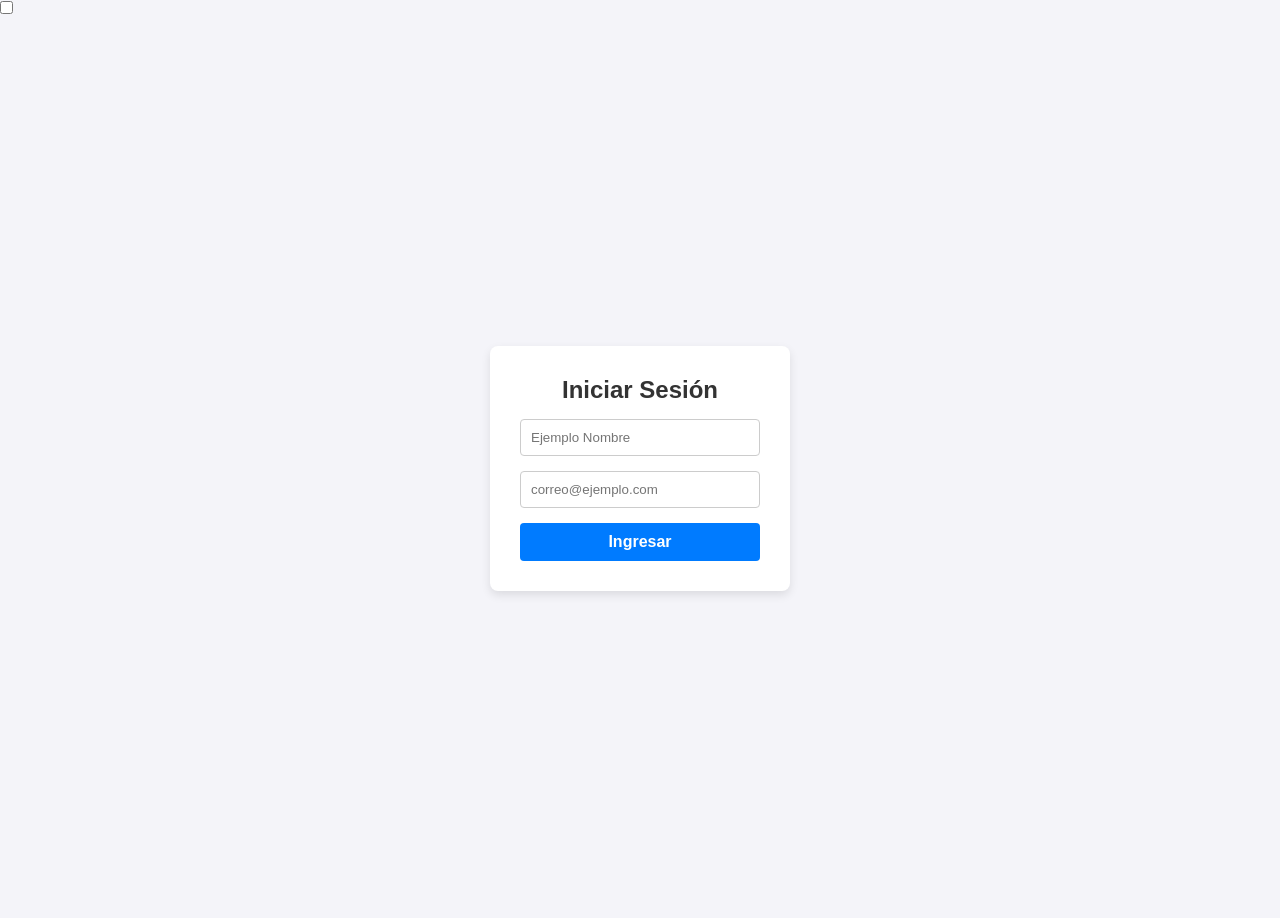
<file: index.html>
<!doctype html>
<html lang="en">
  <head>
    <meta charset="UTF-8" />
    <link rel="stylesheet" href="style.css" />
    <title>Pagina principal</title>
  </head>
  <body>
    <input type="checkbox" id="auth-toggle" />
    <input type="checkbox" id="toggle-login" />

    <!-- VENTANA 1: LOGIN -->
    <div class="login-container">
      <div class="login-box">
        <h2>Iniciar Sesión</h2>
        <input type="text" placeholder="Ejemplo Nombre" />
        <input type="email" placeholder="correo@ejemplo.com" />
        <label for="toggle-login" class="btn-ingresar">Ingresar</label>
      </div>
    </div>

    <!-- VENTANA 2: MENÚ Y CONTENIDO -->
    <div class="main-container">
      <!-- Menú flotante -->
      <nav class="menu-flotante">
        <a href="page01/page01.html" target="visor">Page 01</a>
        <a href="page02/page02.html" target="visor">Page 02</a>
        <a href="page03/page03.html" target="visor">Page 03</a>
      </nav>

      <!-- Área donde se abrirán las páginas -->
      <iframe name="visor" class="contenido-iframe" src="page01/page01.html"></iframe>
    </div>
  </body>
</html>
</file>
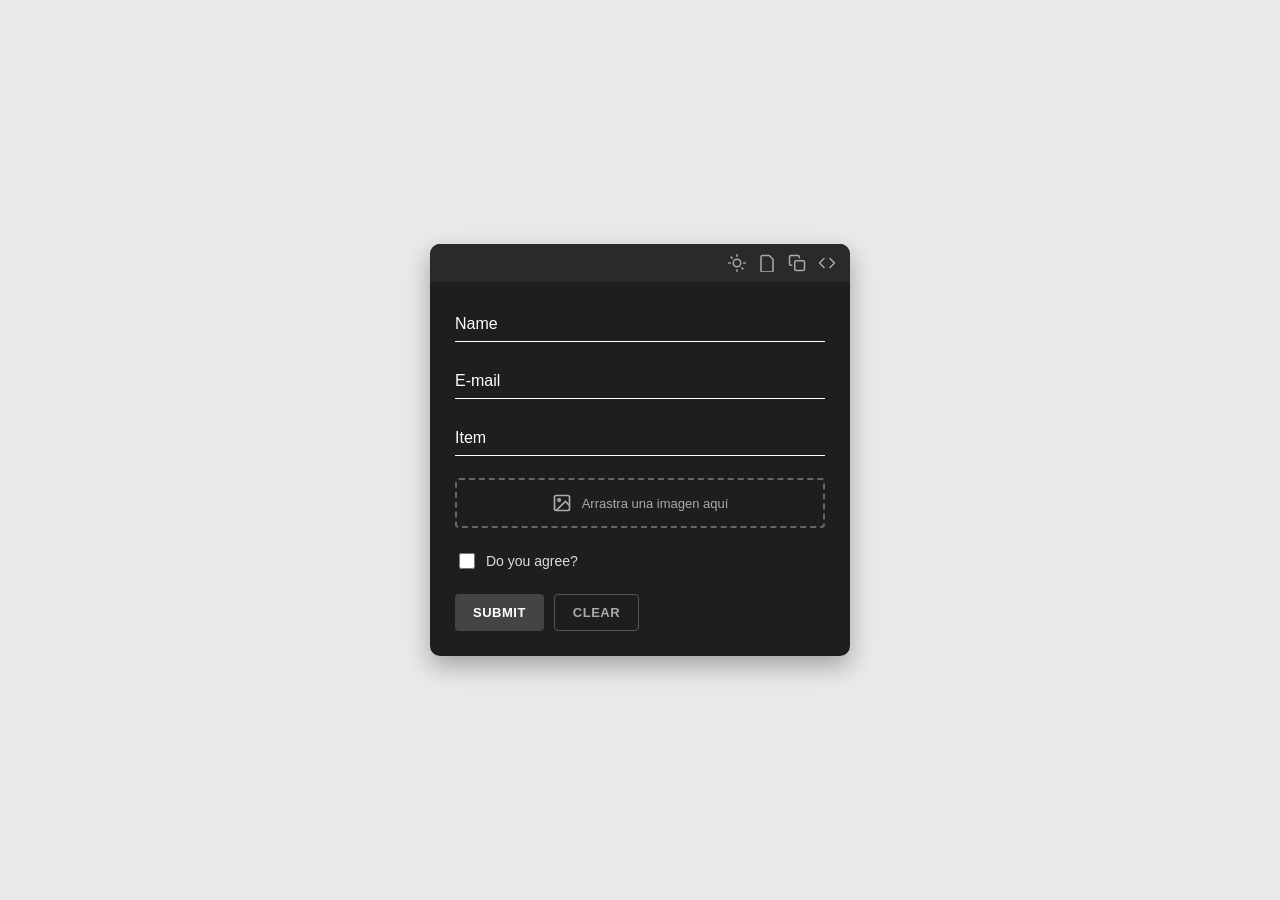
<file: page01/page01.html>
<!DOCTYPE html>
<html lang="es">
<head>
  <meta charset="UTF-8">
  <title>Page 01</title>
  <link rel="stylesheet" href="page01.css">
</head>
<body>

  <div class="ventana">
    <!-- Barra superior con 4 iconos SVG -->
    <div class="barra">
      <svg class="icono" viewBox="0 0 24 24"><circle cx="12" cy="12" r="5"/><line x1="12" y1="1" x2="12" y2="3"/><line x1="12" y1="21" x2="12" y2="23"/><line x1="4.2" y1="4.2" x2="5.6" y2="5.6"/><line x1="18.4" y1="18.4" x2="19.8" y2="19.8"/><line x1="1" y1="12" x2="3" y2="12"/><line x1="21" y1="12" x2="23" y2="12"/></svg>
      <svg class="icono" viewBox="0 0 24 24"><path d="M4 22V4a2 2 0 0 1 2-2h9l5 5v15a2 2 0 0 1-2 2H6a2 2 0 0 1-2-2z"/></svg>
      <svg class="icono" viewBox="0 0 24 24"><rect x="9" y="9" width="13" height="13" rx="2"/><path d="M5 15H4a2 2 0 0 1-2-2V4a2 2 0 0 1 2-2h9a2 2 0 0 1 2 2v1"/></svg>
      <svg class="icono" viewBox="0 0 24 24"><polyline points="16 18 22 12 16 6"/><polyline points="8 6 2 12 8 18"/></svg>
    </div>

    <form class="formulario">
      <!-- 2a: text fields con floating label -->
      <div class="campo">
        <input type="text" id="name" required>
        <label for="name">Name</label>
      </div>

      <div class="campo">
        <input type="email" id="email" required>
        <label for="email">E-mail</label>
      </div>

      <div class="campo">
        <input type="text" id="item" required>
        <label for="item">Item</label>
      </div>

      <!-- 2c: campo de imagen con drag & drop -->
      <div class="campo-imagen" id="dropZone">
        <svg class="icono-imagen" viewBox="0 0 24 24">
          <rect x="3" y="3" width="18" height="18" rx="2"/>
          <circle cx="8.5" cy="8.5" r="1.5"/>
          <polyline points="21 15 16 10 5 21"/>
        </svg>
        <span id="fileName">Arrastra una imagen aquí</span>
        <input type="file" id="fileInput" accept="image/*" hidden>
      </div>

      <!-- checkbox -->
      <label class="checkbox-container">
        <input type="checkbox" id="agree">
        Do you agree?
      </label>

      <!-- 2 botones -->
      <div class="botones">
        <button type="submit" class="btn btn-submit">SUBMIT</button>
        <button type="reset" class="btn btn-clear">CLEAR</button>
      </div>
    </form>
  </div>

  <script>
  const dropZone = document.getElementById('dropZone');
  const fileName = document.getElementById('fileName');
  const fileInput = document.getElementById('fileInput'); // nuevo

  dropZone.addEventListener('dragover', (e) => {
    e.preventDefault();
    dropZone.classList.add('dragover');
  });

  dropZone.addEventListener('dragleave', () => {
    dropZone.classList.remove('dragover');
  });

  dropZone.addEventListener('drop', (e) => {
    e.preventDefault();
    dropZone.classList.remove('dragover');

    const file = e.dataTransfer.files[0];
    if (file) {
      // Asigna el archivo al input oculto para conservarlo y enviarlo en el submit
      const dataTransfer = new DataTransfer();
      dataTransfer.items.add(file);
      fileInput.files = dataTransfer.files;

      // Muestra el pathname tal como lo expone el navegador (ej: C:\fakepath\foto.png)
      fileName.textContent = fileInput.value;
    }
  });
</script>

</body>
</html>
</file>
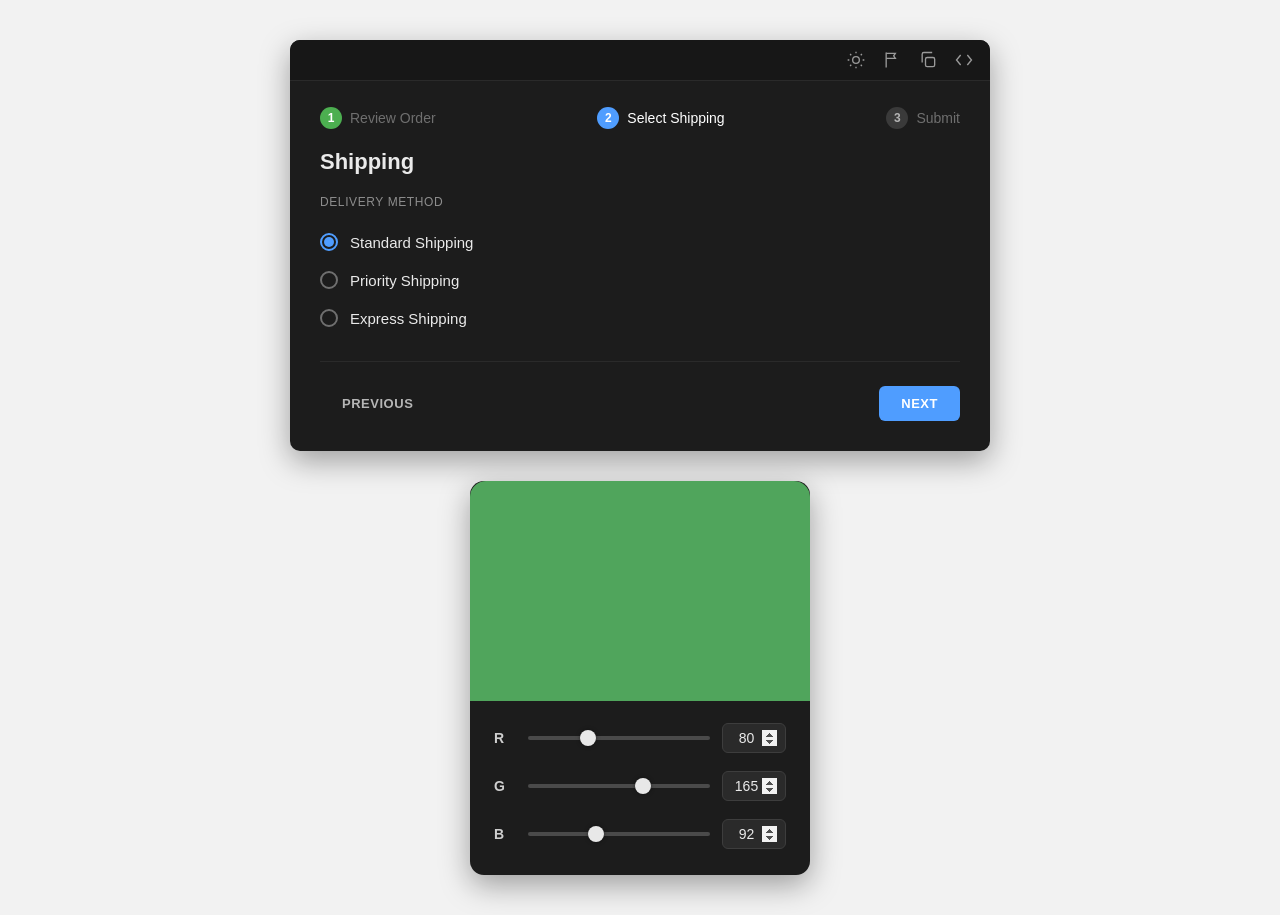
<file: page02/page02.html>
<!doctype html>
<html lang="es">
  <head>
    <meta charset="UTF-8" />
    <title>Page 02 - Shipping &amp; Color Picker</title>
    <style>
      * {
        box-sizing: border-box;
      }

      body {
        margin: 0;
        padding: 40px 20px;
        min-height: 100vh;
        background: #f2f2f2;
        font-family: -apple-system, "Segoe UI", Roboto, Arial, sans-serif;
        display: flex;
        flex-direction: column;
        align-items: center;
        gap: 30px;
      }

      /* ===================== 3.a  VENTANA CON ICONOS + TABS + RADIOS ===================== */

      .window {
        width: 100%;
        max-width: 700px;
        background: #1c1c1c;
        border-radius: 10px;
        overflow: hidden;
        box-shadow: 0 10px 30px rgba(0, 0, 0, 0.35);
        color: #eaeaea;
      }

      /* barra superior con 4 iconos svg */
      .titlebar {
        display: flex;
        justify-content: flex-end;
        align-items: center;
        gap: 16px;
        padding: 10px 16px;
        background: #171717;
        border-bottom: 1px solid #2a2a2a;
      }

      .titlebar svg {
        width: 20px;
        height: 20px;
        stroke: #9a9a9a;
        fill: none;
        stroke-width: 1.6;
        cursor: pointer;
        transition: stroke 0.2s;
      }
      .titlebar svg:hover {
        stroke: #ffffff;
      }

      /* ---- 3 pestañas de selección (steps) ---- */
      .steps {
        display: flex;
        justify-content: space-between;
        padding: 26px 30px 20px;
      }

      .step {
        display: flex;
        align-items: center;
        gap: 8px;
        font-size: 14px;
        color: #6f6f6f;
        cursor: pointer;
        user-select: none;
      }

      .step .circle {
        width: 22px;
        height: 22px;
        border-radius: 50%;
        background: #3a3a3a;
        color: #b5b5b5;
        display: flex;
        align-items: center;
        justify-content: center;
        font-size: 12px;
        font-weight: bold;
        transition:
          background 0.2s,
          color 0.2s;
      }

      .step.active {
        color: #ffffff;
      }
      .step.active .circle {
        background: #4f9dff;
        color: #fff;
      }

      .step.done .circle {
        background: #4caf50;
        color: #fff;
      }

      /* ---- contenido: shipping / radio buttons ---- */
      .content {
        padding: 0 30px 30px;
      }

      .content h2 {
        margin: 0 0 20px;
        font-size: 22px;
      }

      .field-label {
        font-size: 12px;
        color: #8d8d8d;
        text-transform: uppercase;
        letter-spacing: 0.05em;
        margin-bottom: 14px;
      }

      .radio-row {
        display: flex;
        align-items: center;
        gap: 12px;
        padding: 10px 0;
        font-size: 15px;
        cursor: pointer;
      }

      /* radio button custom */
      .radio-row input[type="radio"] {
        appearance: none;
        -webkit-appearance: none;
        width: 18px;
        height: 18px;
        border: 2px solid #6f6f6f;
        border-radius: 50%;
        display: grid;
        place-content: center;
        margin: 0;
        cursor: pointer;
        transition: border-color 0.2s;
      }

      .radio-row input[type="radio"]::before {
        content: "";
        width: 10px;
        height: 10px;
        border-radius: 50%;
        background: #4f9dff;
        transform: scale(0);
        transition: transform 0.15s ease-in-out;
      }

      .radio-row input[type="radio"]:checked {
        border-color: #4f9dff;
      }
      .radio-row input[type="radio"]:checked::before {
        transform: scale(1);
      }

      hr.sep {
        border: none;
        border-top: 1px solid #2a2a2a;
        margin: 24px 0;
      }

      .actions {
        display: flex;
        justify-content: space-between;
        align-items: center;
      }

      .btn {
        border: none;
        border-radius: 6px;
        padding: 10px 22px;
        font-size: 13px;
        font-weight: bold;
        letter-spacing: 0.04em;
        cursor: pointer;
      }

      .btn-ghost {
        background: transparent;
        color: #b5b5b5;
      }
      .btn-ghost:hover {
        color: #fff;
      }

      .btn-primary {
        background: #4f9dff;
        color: #fff;
      }
      .btn-primary:hover {
        background: #3f8ceb;
      }

      .color-card {
        width: 100%;
        max-width: 340px;
        background: #1c1c1c;
        border-radius: 14px;
        overflow: hidden;
        box-shadow: 0 10px 30px rgba(0, 0, 0, 0.35);
      }

      .color-preview {
        height: 220px;
        border-radius: 16px 16px 0 0;
        background: rgb(80, 165, 92);
        transition: background 0.1s linear;
      }

      .color-controls {
        padding: 22px 24px 26px;
        display: flex;
        flex-direction: column;
        gap: 18px;
      }

      .slider-row {
        display: grid;
        grid-template-columns: 18px 1fr 64px;
        align-items: center;
        gap: 14px;
      }

      .slider-row label {
        color: #cfcfcf;
        font-size: 14px;
        font-weight: 600;
      }

      .slider-row input[type="range"] {
        -webkit-appearance: none;
        appearance: none;
        width: 100%;
        height: 4px;
        border-radius: 2px;
        background: #4a4a4a;
        outline: none;
      }

      .slider-row input[type="range"]::-webkit-slider-thumb {
        -webkit-appearance: none;
        appearance: none;
        width: 16px;
        height: 16px;
        border-radius: 50%;
        background: #e8e8e8;
        cursor: pointer;
        border: none;
        box-shadow: 0 0 4px rgba(0, 0, 0, 0.4);
      }

      .slider-row input[type="range"]::-moz-range-thumb {
        width: 18px;
        height: 18px;
        border-radius: 50%;
        background: #e8e8e8;
        cursor: pointer;
        border: none;
      }

      .slider-row input[type="number"] {
        width: 100%;
        background: #2a2a2a;
        border: 1px solid #3d3d3d;
        border-radius: 6px;
        color: #eaeaea;
        padding: 6px 8px;
        font-size: 14px;
        text-align: center;
      }

      .slider-row input[type="number"]::-webkit-inner-spin-button {
        opacity: 1;
      }
    </style>
  </head>
  <body>
    <!-- ============ 3.a  Ventana: 4 iconos svg + 3 tabs + 3 radio buttons ============ -->
    <div class="window">
      <!-- barra superior con 4 iconos svg -->
      <div class="titlebar">
        <!-- icono sol -->
        <svg viewBox="0 0 24 24">
          <circle cx="12" cy="12" r="4"></circle>
          <path
            d="M12 2v2M12 20v2M4.9 4.9l1.4 1.4M17.7 17.7l1.4 1.4M2 12h2M20 12h2M4.9 19.1l1.4-1.4M17.7 6.3l1.4-1.4"
          />
        </svg>
        <!-- icono bandera -->
        <svg viewBox="0 0 24 24">
          <path d="M5 3v18" />
          <path d="M5 4h11l-2 3 2 3H5" />
        </svg>
        <!-- icono copiar -->
        <svg viewBox="0 0 24 24">
          <rect x="9" y="9" width="11" height="11" rx="2" />
          <path d="M5 15V5a2 2 0 0 1 2-2h10" />
        </svg>
        <!-- icono code -->
        <svg viewBox="0 0 24 24">
          <polyline points="8 6 3 12 8 18" />
          <polyline points="16 6 21 12 16 18" />
        </svg>
      </div>

      <!-- 3 pestañas de selección -->
      <div class="steps">
        <div class="step done" data-step="1">
          <span class="circle">1</span> Review Order
        </div>
        <div class="step active" data-step="2">
          <span class="circle">2</span> Select Shipping
        </div>
        <div class="step" data-step="3">
          <span class="circle">3</span> Submit
        </div>
      </div>

      <div class="content">
        <h2>Shipping</h2>
        <div class="field-label">Delivery Method</div>

        <!-- 3 radio buttons -->
        <label class="radio-row">
          <input type="radio" name="shipping" value="standard" checked />
          Standard Shipping
        </label>
        <label class="radio-row">
          <input type="radio" name="shipping" value="priority" />
          Priority Shipping
        </label>
        <label class="radio-row">
          <input type="radio" name="shipping" value="express" />
          Express Shipping
        </label>

        <hr class="sep" />

        <div class="actions">
          <button class="btn btn-ghost">PREVIOUS</button>
          <button class="btn btn-primary">NEXT</button>
        </div>
      </div>
    </div>

    <!-- ============ 3.b  Card de color: rectángulo + 3 sliders/text field RGB ============ -->
    <div class="color-card">
      <!-- parte 1: color -->
      <div class="color-preview" id="colorPreview"></div>

      <!-- parte 2: sliders + inputs numéricos -->
      <div class="color-controls">
        <div class="slider-row">
          <label for="rRange">R</label>
          <input type="range" id="rRange" min="0" max="255" value="80" />
          <input type="number" id="rNum" min="0" max="255" value="80" />
        </div>

        <div class="slider-row">
          <label for="gRange">G</label>
          <input type="range" id="gRange" min="0" max="255" value="165" />
          <input type="number" id="gNum" min="0" max="255" value="165" />
        </div>

        <div class="slider-row">
          <label for="bRange">B</label>
          <input type="range" id="bRange" min="0" max="255" value="92" />
          <input type="number" id="bNum" min="0" max="255" value="92" />
        </div>
      </div>
    </div>

    <script>
      // ---- interacción de las 3 pestañas ----
      document.querySelectorAll(".step").forEach((step) => {
        step.addEventListener("click", () => {
          document
            .querySelectorAll(".step")
            .forEach((s) => s.classList.remove("active"));
          step.classList.add("active");
        });
      });

      // ---- sincronizar sliders + text field numéricos -> color en tiempo real ----
      const rRange = document.getElementById("rRange");
      const gRange = document.getElementById("gRange");
      const bRange = document.getElementById("bRange");
      const rNum = document.getElementById("rNum");
      const gNum = document.getElementById("gNum");
      const bNum = document.getElementById("bNum");
      const preview = document.getElementById("colorPreview");

      function clamp(v) {
        v = parseInt(v, 10);
        if (isNaN(v)) v = 0;
        return Math.min(255, Math.max(0, v));
      }

      function updateColor() {
        const r = clamp(rRange.value);
        const g = clamp(gRange.value);
        const b = clamp(bRange.value);
        preview.style.background = `rgb(${r}, ${g}, ${b})`;
      }

      function linkPair(range, num) {
        range.addEventListener("input", () => {
          num.value = range.value;
          updateColor();
        });
        num.addEventListener("input", () => {
          const v = clamp(num.value);
          num.value = v;
          range.value = v;
          updateColor();
        });
      }

      linkPair(rRange, rNum);
      linkPair(gRange, gNum);
      linkPair(bRange, bNum);

      updateColor();
    </script>
  </body>
</html>
</file>
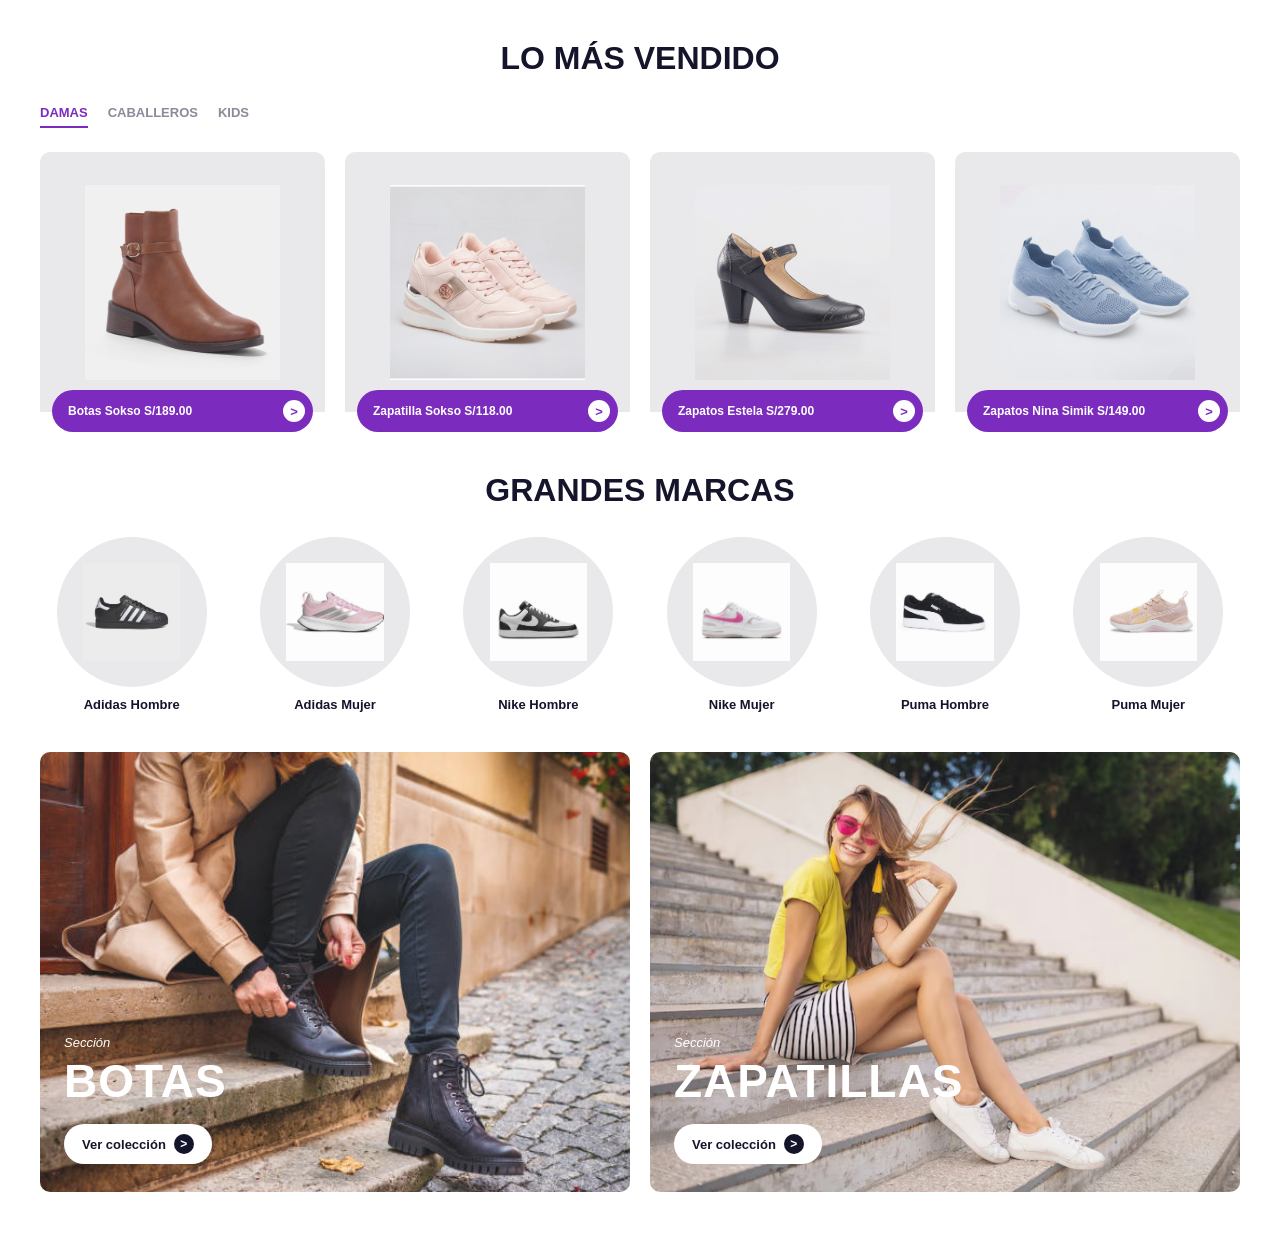
<file: page03/page03.html>
<!doctype html>
<html lang="en">
  <head>
    <meta charset="UTF-8" />
    <meta name="viewport" content="width=device-width, initial-scale=1.0" />
    <title>Tienda de Zapatos</title>
    <link rel="stylesheet" href="page03.css">
  </head>
  <body>
    <main class="container">
      <section class="best-sellers">
        <h2 class="section-title">LO MÁS VENDIDO</h2>

        <nav class="tabs">
          <button class="tab active" type="button">DAMAS</button>
          <button class="tab" type="button">CABALLEROS</button>
          <button class="tab" type="button">KIDS</button>
        </nav>

        <div class="products-row">
          <article class="product-card">
            <div class="product-image">
              <img src="assets/01botas.jpg" alt="Botas Sokso" />
            </div>
            <div class="product-badge">
              <span>Botas Sokso S/189.00</span>
              <span class="badge-arrow">&gt;</span>
            </div>
          </article>

          <article class="product-card">
            <div class="product-image">
              <img src="assets/02zapatilla.jpg" alt="Zapatilla Sokso" />
            </div>
            <div class="product-badge">
              <span>Zapatilla Sokso S/118.00</span>
              <span class="badge-arrow">&gt;</span>
            </div>
          </article>

          <article class="product-card">
            <div class="product-image">
              <img src="assets/03zapato.jpg" alt="Zapatos Estela" />
            </div>
            <div class="product-badge">
              <span>Zapatos Estela S/279.00</span>
              <span class="badge-arrow">&gt;</span>
            </div>
          </article>

          <article class="product-card">
            <div class="product-image">
              <img src="assets/04zapato.jpg" alt="Zapatos Nina Simik" />
            </div>
            <div class="product-badge">
              <span>Zapatos Nina Simik S/149.00</span>
              <span class="badge-arrow">&gt;</span>
            </div>
          </article>
        </div>
      </section>

      <section class="brands">
        <h2 class="section-title">GRANDES MARCAS</h2>

        <div class="brands-row">
          <div class="brand-item">
            <div class="brand-circle">
              <img src="assets/05adidashombre.jpg" alt="Adidas Hombre" />
            </div>
            <p class="brand-label">Adidas Hombre</p>
          </div>

          <div class="brand-item">
            <div class="brand-circle">
              <img src="assets/06adidasmujer.jpg" alt="Adidas Mujer" />
            </div>
            <p class="brand-label">Adidas Mujer</p>
          </div>

          <div class="brand-item">
            <div class="brand-circle">
              <img src="assets/07nikehombre.jpg" alt="Nike Hombre" />
            </div>
            <p class="brand-label">Nike Hombre</p>
          </div>

          <div class="brand-item">
            <div class="brand-circle">
              <img src="assets/08nikemujer.jpg" alt="Nike Mujer" />
            </div>
            <p class="brand-label">Nike Mujer</p>
          </div>

          <div class="brand-item">
            <div class="brand-circle">
              <img src="assets/09pumahombre.jpg" alt="Puma Hombre" />
            </div>
            <p class="brand-label">Puma Hombre</p>
          </div>

          <div class="brand-item">
            <div class="brand-circle">
              <img src="assets/10pumamujer.jpg" alt="Puma Mujer" />
            </div>
            <p class="brand-label">Puma Mujer</p>
          </div>
        </div>
      </section>

      <section class="banners">
        <div class="banner">
          <img src="assets/11seccionbotas.jpg" alt="Seccion Botas" />
          <div class="banner-overlay">
            <p class="banner-tag">Sección</p>
            <h3 class="banner-title">BOTAS</h3>
            <button class="banner-btn" type="button">
              Ver colección
              <span class="arrow">&gt;</span>
            </button>
          </div>
        </div>

        <div class="banner">
          <img src="assets/12seccionzapatilla.jpg" alt="Seccion Zapatillas" />
          <div class="banner-overlay">
            <p class="banner-tag">Sección</p>
            <h3 class="banner-title">ZAPATILLAS</h3>
            <button class="banner-btn" type="button">
              Ver colección
              <span class="arrow">&gt;</span>
            </button>
          </div>
        </div>
      </section>
    </main>
  </body>
</html>
</file>
<file: style.css>
* {
  box-sizing: border-box;
  margin: 0;
  padding: 0;
  font-family: Arial, sans-serif;
}

body {
  background-color: #f4f4f9;
}
#toggle-login {
  display: none;
}

/*
VENTANA 1: PANTALLA DE LOGIN
*/
.login-container {
  display: flex;
  flex-direction: column;
  align-items: center;
  justify-content: center;
  height: 100vh;
}

.login-box {
  background: #ffffff;
  padding: 30px;
  border-radius: 8px;
  box-shadow: 0 4px 10px rgba(0, 0, 0, 0.1);
  display: flex;
  flex-direction: column;
  gap: 15px;
  width: 300px;
}

.login-box h2 {
  text-align: center;
  color: #333333;
}

.login-box input {
  padding: 10px;
  border: 1px solid #cccccc;
  border-radius: 4px;
  outline: none;
}

.login-box input:focus {
  border-color: #007bff;
}

.btn-ingresar {
  display: inline-block;
  text-align: center;
  background: #007bff;
  color: #ffffff;
  padding: 10px;
  border-radius: 4px;
  cursor: pointer;
  text-decoration: none;
  font-weight: bold;
}

.btn-ingresar:hover {
  background: #0056b3;
}
/*
VENTANA 2: MENÚ Y CONTENIDO PRINCIPAL
*/
.main-container {
  display: none;
  height: 100vh;
  flex-direction: column;
}

/* TRUCO CSS: Al marcar el checkbox, oculta Login y muestra la App */
#toggle-login:checked ~ .login-container {
  display: none;
}

#toggle-login:checked ~ .main-container {
  display: flex;
}

/* Menú Flotante Superior */
.menu-flotante {
  position: fixed;
  top: 0;
  left: 0;
  right: 0;
  height: 60px;
  background: #333333;
  display: flex;
  align-items: center;
  justify-content: center;
  gap: 15px;
  z-index: 1000;
}

.menu-flotante a {
  color: #ffffff;
  text-decoration: none;
  padding: 8px 16px;
  background: #555555;
  border-radius: 4px;
  transition: background 0.3s;
}

.menu-flotante a:hover {
  background: #007bff;
}

/* Contenedor Iframe donde se abren las páginas dinámicamente */
.contenido-iframe {
  margin-top: 60px; /* Offset para no tapar el contenido con el menú flotante */
  width: 100%;
  height: calc(100vh - 60px);
  border: none;
}
</file>
<file: page01/page01.css>
* {
  box-sizing: border-box;
  font-family: Arial, Helvetica, sans-serif;
}

body {
  background: #e9e9e9;
  display: flex;
  justify-content: center;
  align-items: center;
  min-height: 100vh;
  margin: 0;
}

.ventana {
  background: #1e1e1e;
  width: 420px;
  border-radius: 10px;
  overflow: hidden;
  box-shadow: 0 10px 25px rgba(0,0,0,0.3);
}

/* Barra superior con iconos */
.barra {
  background: #2a2a2a;
  padding: 10px 14px;
  display: flex;
  justify-content: flex-end;
  gap: 12px;
}

.icono {
  width: 18px;
  height: 18px;
  fill: none;
  stroke: #aaa;
  stroke-width: 2;
  stroke-linecap: round;
  stroke-linejoin: round;
}

.formulario {
  padding: 25px;
  display: flex;
  flex-direction: column;
  gap: 22px;
}

/* 2a: floating label */
.campo {
  position: relative;
}

.campo input {
  width: 100%;
  background: transparent;
  border: none;
  border-bottom: 1px solid #ffffff;
  color: #fff;
  font-size: 16px;
  padding: 8px 0;
  outline: none;
}

.campo label {
  position: absolute;
  top: 8px;
  left: 0;
  color: #fff;
  font-size: 16px;
  pointer-events: none;
  transition: all 0.25s ease;
}

.campo input:focus + label,
.campo input:valid + label {
  top: -14px;
  font-size: 12px;
  color: #40C4FF; /* celeste agua */
}

.campo input:focus {
  border-bottom: 1px solid #40C4FF; /* celeste agua */
}

/* 2c: campo imagen drag & drop */
.campo-imagen {
  width: 100%;
  height: 50px;
  border: 2px dashed #666;
  border-radius: 4px;
  display: flex;
  align-items: center;
  justify-content: center;
  gap: 10px;
  color: #aaa;
  font-size: 13px;
  transition: 0.2s;
}

.campo-imagen.dragover {
  border-color: #7fffd4;
  background: rgba(127,255,212,0.08);
  color: #7fffd4;
}

.icono-imagen {
  width: 20px;
  height: 20px;
  fill: none;
  stroke: currentColor;
  stroke-width: 2;
}

/* checkbox */
.checkbox-container {
  display: flex;
  align-items: center;
  gap: 8px;
  color: #ddd;
  font-size: 14px;
  cursor: pointer;
}

.checkbox-container input {
  width: 16px;
  height: 16px;
  cursor: pointer;
}

/* botones */
.botones {
  display: flex;
  gap: 10px;
}

.btn {
  padding: 10px 18px;
  border: none;
  border-radius: 4px;
  font-weight: bold;
  font-size: 13px;
  cursor: pointer;
  letter-spacing: 0.5px;
}

.btn-submit {
  background: #444;
  color: #fff;
}

.btn-submit:hover {
  background: #555;
}

.btn-clear {
  background: transparent;
  color: #aaa;
  border: 1px solid #555;
}

.btn-clear:hover {
  background: #2a2a2a;
}
</file>
<file: page03/page03.css>
:root {
  --color-primary: #7b2cbf;
  --color-dark: #14142b;
  --color-gray-bg: #e9e9ec;
  --color-text-muted: #8a8a99;
  --color-white: #ffffff;
  --gap: 20px;
}

* {
  box-sizing: border-box;
  margin: 0;
  padding: 0;
}

body {
  font-family: Arial, Helvetica, sans-serif;
  color: var(--color-dark);
  background-color: var(--color-white);
}

.container {
  width: 100%;
  max-width: 1200px;
  margin: 0 auto;
  padding: 24px 16px;
}

img {
  opacity: 0.9;
  transition: opacity 0.25s ease;
  cursor: pointer;
}

img:hover {
  opacity: 1;
}

.section-title {
  text-align: center;
  font-size: 22px;
  font-weight: 800;
  color: var(--color-dark);
  margin-bottom: 20px;
}

.tabs {
  display: flex;
  flex-wrap: wrap;
  gap: 20px;
  margin-bottom: 20px;
}

.tab {
  background: none;
  border: none;
  border-bottom: 2px solid transparent;
  font-size: 13px;
  font-weight: 700;
  color: var(--color-text-muted);
  padding-bottom: 6px;
  cursor: pointer;
}

.tab.active {
  color: var(--color-primary);
  border-bottom-color: var(--color-primary);
}

.products-row {
  display: flex;
  flex-wrap: wrap;
  gap: var(--gap);
  margin-bottom: 40px;
}

.product-card {
  flex: 1 1 100%;
  display: flex;
  flex-direction: column;
}

.product-image {
  background-color: var(--color-gray-bg);
  height: 220px;
  border-radius: 10px 10px 0 0;
  display: flex;
  align-items: center;
  justify-content: center;
  overflow: hidden;
}

.product-image img {
  max-width: 75%;
  max-height: 75%;
  object-fit: contain;
}

.product-badge {
  background-color: var(--color-primary);
  color: var(--color-white);
  border-radius: 30px;
  margin: -22px 12px 0 12px;
  padding: 10px 8px 10px 16px;
  display: flex;
  align-items: center;
  justify-content: space-between;
  gap: 10px;
  font-size: 12px;
  font-weight: 700;
  z-index: 2;
}

.badge-arrow {
  flex-shrink: 0;
  width: 22px;
  height: 22px;
  border-radius: 50%;
  background-color: var(--color-white);
  color: var(--color-primary);
  display: flex;
  align-items: center;
  justify-content: center;
  font-size: 13px;
}

.brands-row {
  display: flex;
  flex-wrap: wrap;
  justify-content: center;
  gap: var(--gap);
  margin-bottom: 40px;
}

.brand-item {
  flex: 1 1 calc(50% - var(--gap));
  display: flex;
  flex-direction: column;
  align-items: center;
  text-align: center;
}

.brand-circle {
  width: 110px;
  height: 110px;
  border-radius: 50%;
  background-color: var(--color-gray-bg);
  display: flex;
  align-items: center;
  justify-content: center;
  overflow: hidden;
  margin-bottom: 10px;
}

.brand-circle img {
  width: 65%;
  height: 65%;
  object-fit: contain;
}

.brand-label {
  font-size: 13px;
  font-weight: 700;
  color: var(--color-dark);
}

.banners {
  display: flex;
  flex-direction: column;
  gap: var(--gap);
  margin-bottom: 20px;
}

.banner {
  position: relative;
  flex: 1 1 100%;
  min-height: 300px;
  border-radius: 10px;
  overflow: hidden;
}

.banner img {
  width: 100%;
  height: 100%;
  object-fit: cover;
  display: block;
}

.banner-overlay {
  position: absolute;
  left: 24px;
  bottom: 28px;
  color: var(--color-white);
}

.banner-tag {
  font-size: 13px;
  font-style: italic;
  margin-bottom: 4px;
}

.banner-title {
  font-size: 32px;
  font-weight: 800;
  letter-spacing: 1px;
  margin-bottom: 16px;
}

.banner-btn {
  background-color: var(--color-white);
  color: var(--color-dark);
  border: none;
  border-radius: 30px;
  padding: 10px 18px;
  font-size: 13px;
  font-weight: 700;
  display: inline-flex;
  align-items: center;
  gap: 8px;
  cursor: pointer;
}

.banner-btn .arrow {
  width: 20px;
  height: 20px;
  border-radius: 50%;
  background-color: var(--color-dark);
  color: var(--color-white);
  display: flex;
  align-items: center;
  justify-content: center;
  font-size: 12px;
}

@media (min-width: 480px) {
  .section-title {
    font-size: 24px;
  }

  .product-card {
    flex: 1 1 calc(50% - var(--gap));
  }

  .brand-item {
    flex: 1 1 calc(33.333% - var(--gap));
  }

  .banners {
    flex-direction: row;
  }

  .banner {
    flex: 1 1 calc(50% - var(--gap));
  }
}

@media (min-width: 900px) {
  .container {
    padding: 32px 24px;
  }

  .section-title {
    font-size: 28px;
    margin-bottom: 24px;
  }

  .tabs {
    margin-bottom: 24px;
  }

  .product-card {
    flex: 1 1 calc(25% - var(--gap));
  }

  .brand-circle {
    width: 130px;
    height: 130px;
  }

  .brand-item {
    flex: 1 1 calc(16.666% - var(--gap));
  }

  .banner {
    min-height: 380px;
  }

  .banner-title {
    font-size: 40px;
  }
}

@media (min-width: 1200px) {
  .container {
    padding: 40px 0;
  }

  .section-title {
    font-size: 32px;
    margin-bottom: 28px;
  }

  .product-image {
    height: 260px;
  }

  .brand-circle {
    width: 150px;
    height: 150px;
  }

  .banner {
    min-height: 440px;
  }

  .banner-title {
    font-size: 46px;
  }
}
</file>
